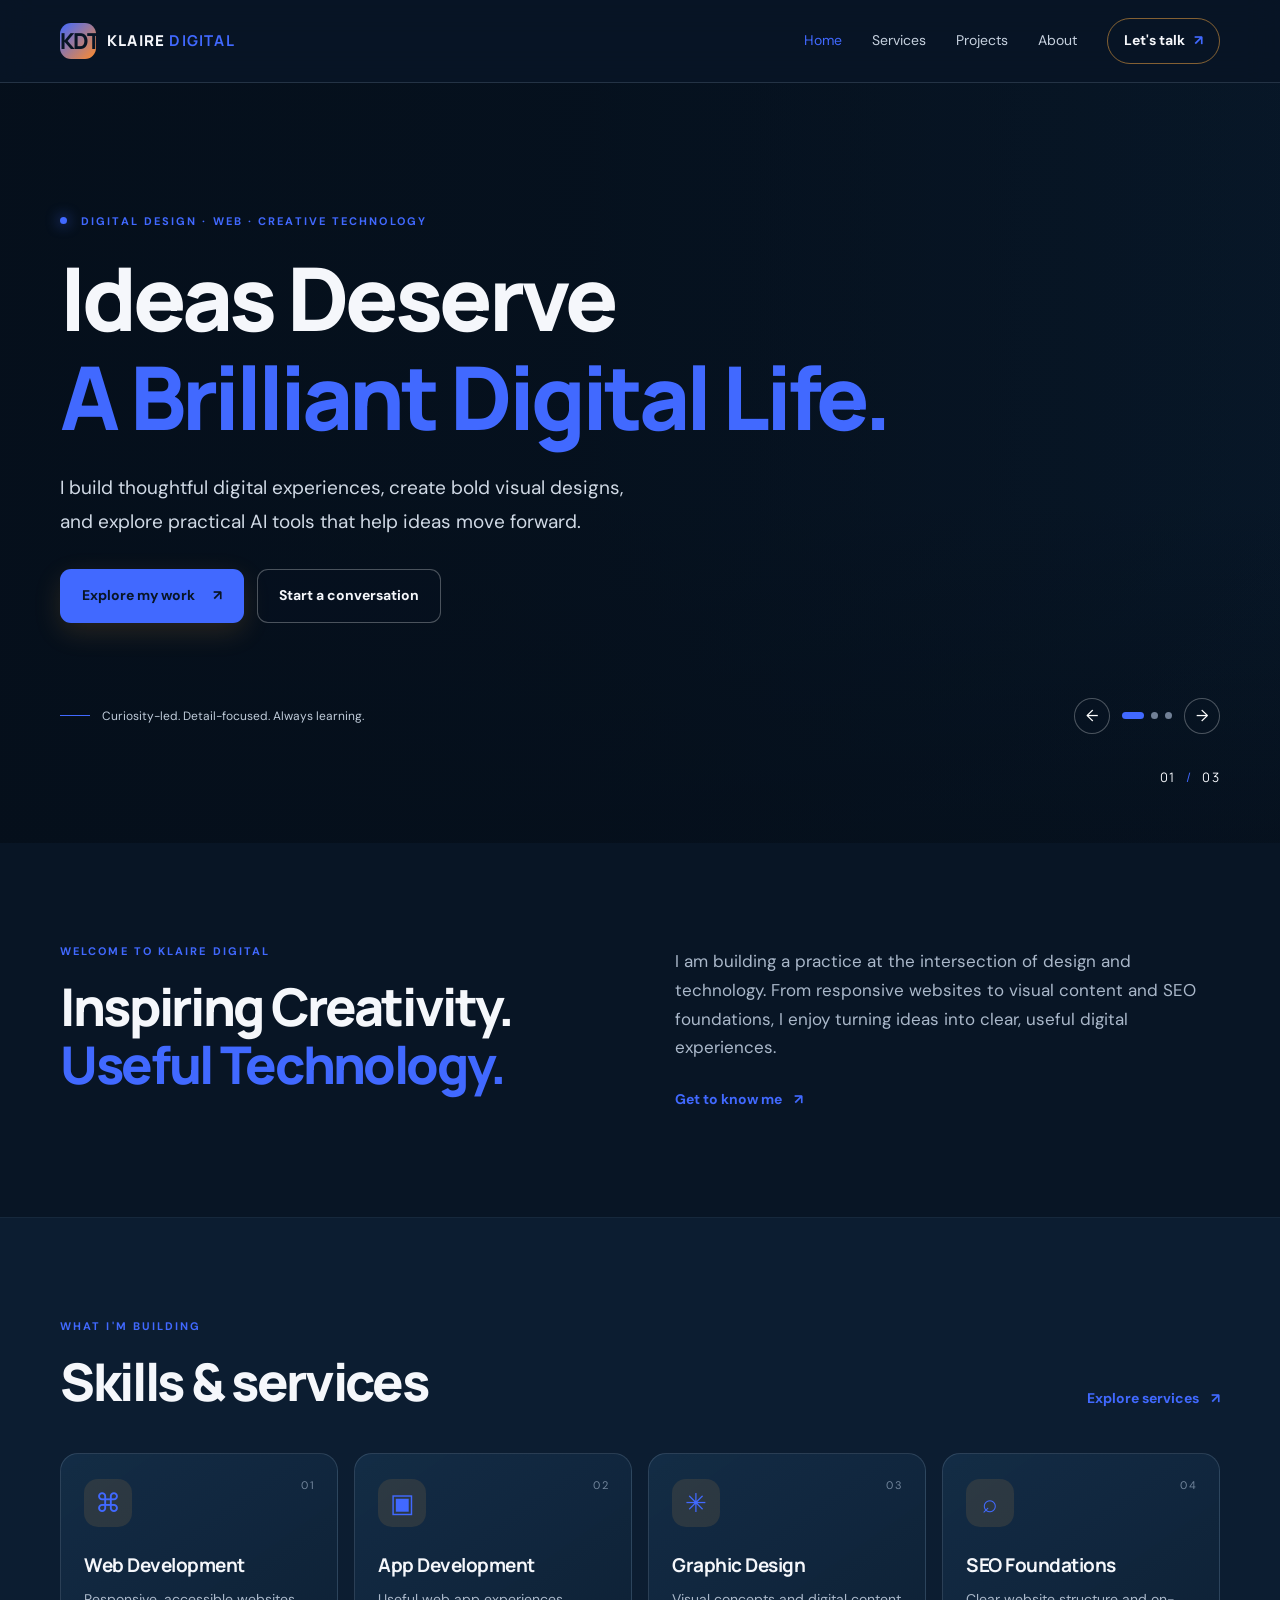
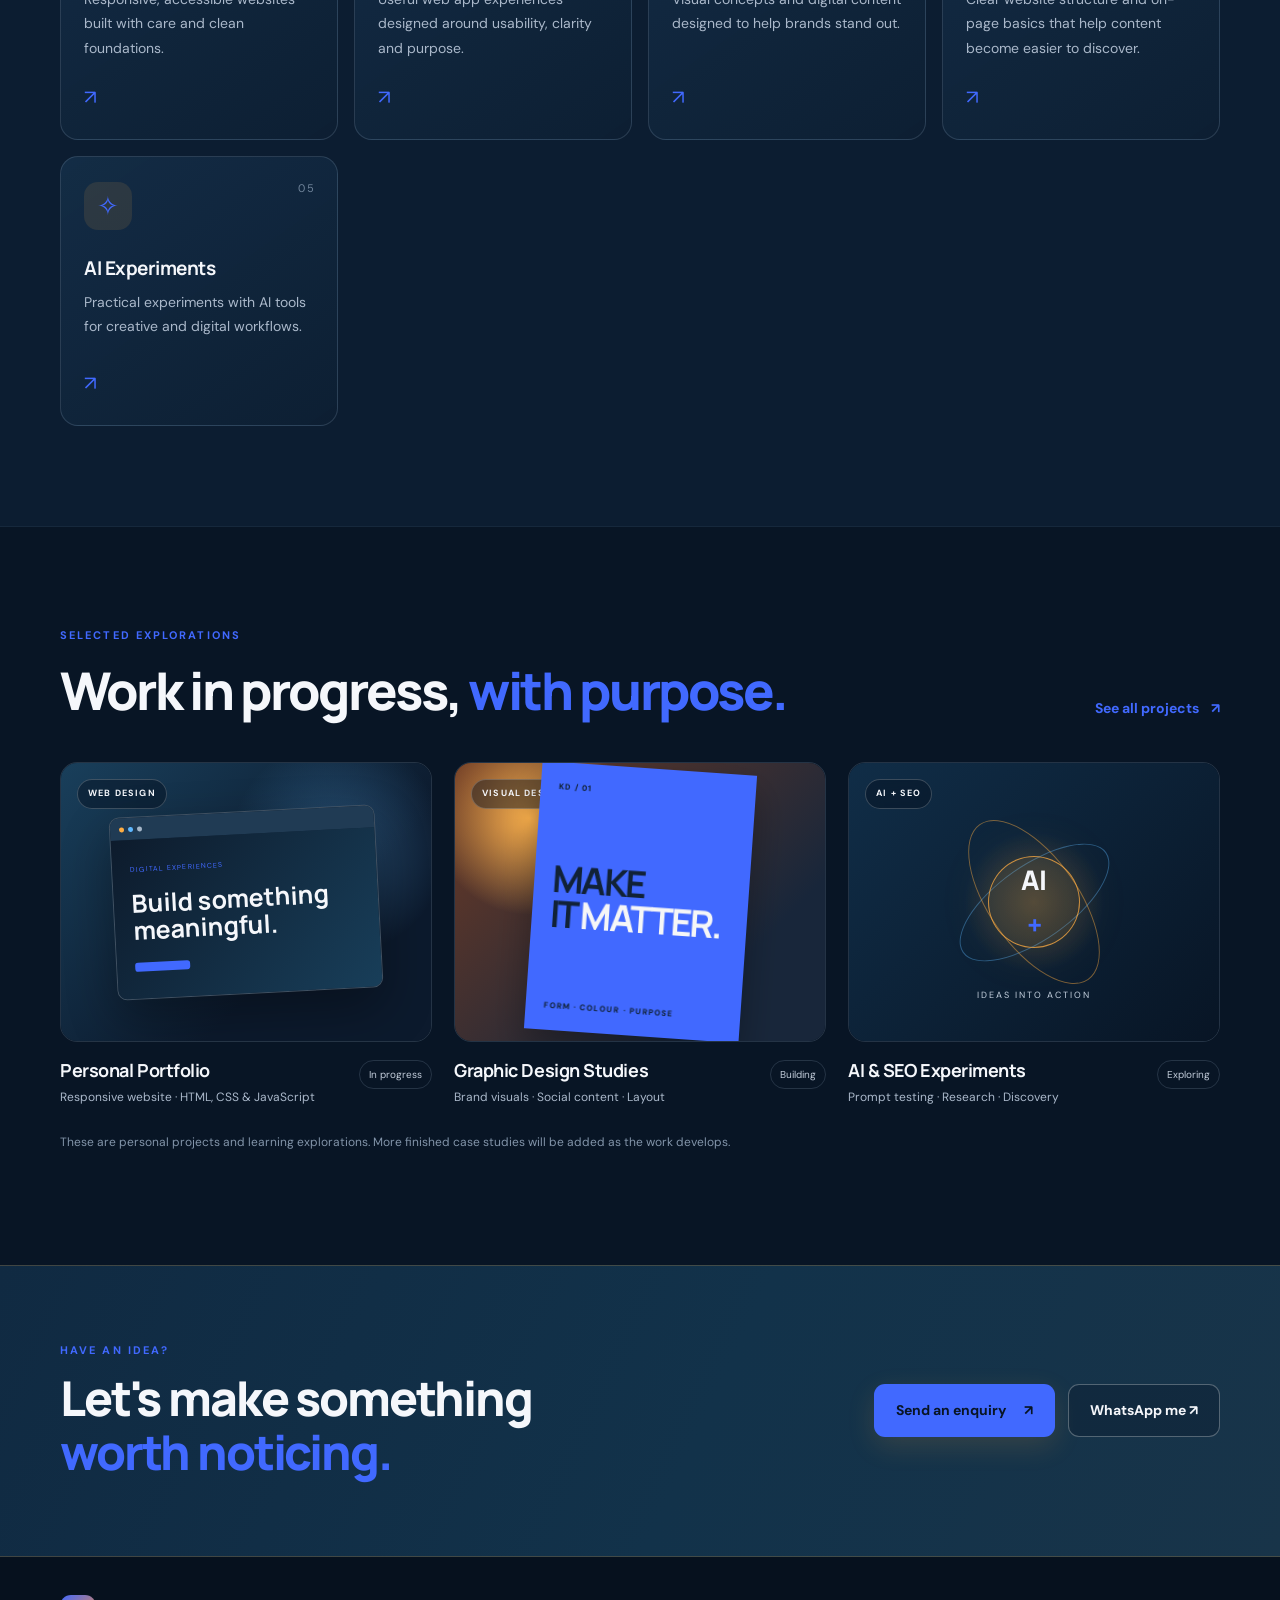
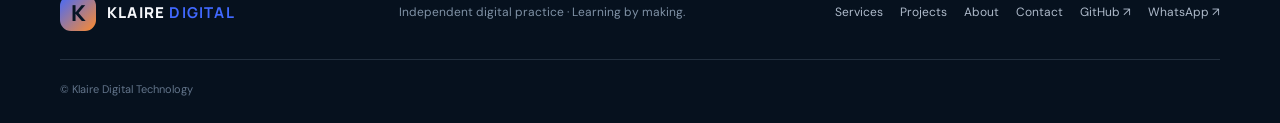
<file: index.html>
<!DOCTYPE html>
<html lang="en">
<head>
  <meta charset="UTF-8">
  <meta name="viewport" content="width=device-width, initial-scale=1.0">

  <meta name="description" content="Klaire Digital Technology creates responsive websites, app experiences, graphic designs, SEO foundations and practical AI-powered creative solutions.">
  <meta name="theme-color" content="#081525">

  <meta property="og:title" content="Klaire Digital Technology | Digital Design & Web">
  <meta property="og:description" content="Thoughtful digital experiences, bold visual design and practical creative technology.">
  <meta property="og:type" content="website">

  <title>Klaire Digital Technology | Digital Design & Web</title>

  <link rel="preconnect" href="https://fonts.googleapis.com">
  <link rel="preconnect" href="https://fonts.gstatic.com" crossorigin>
  <link href="https://fonts.googleapis.com/css2?family=DM+Sans:wght@400;500;600;700&family=Manrope:wght@400;500;600;700;800&display=swap" rel="stylesheet">

  <link rel="stylesheet" href="style.css">
  <script src="script.js" defer></script>
</head>

<body>
  <a class="skip-link" href="#main">Skip to content</a>

  <header class="site-header">
    <div class="container nav-wrap">

      <a class="brand" href="index.html" aria-label="Klaire Digital Technology home">
        <span class="brand-mark">KDT</span>
        <span>KLAIRE <b>DIGITAL</b></span>
      </a>

      <button
        class="menu-toggle"
        type="button"
        aria-label="Open navigation"
        aria-expanded="false"
        aria-controls="main-nav">
        <span></span>
        <span></span>
        <span></span>
      </button>

      <nav class="main-nav" id="main-nav" aria-label="Main navigation">
        <a class="active" href="index.html" aria-current="page">Home</a>
        <a href="services.html">Services</a>
        <a href="projects.html">Projects</a>
        <a href="about.html">About</a>
        <a class="nav-cta" href="contact.html">Let's talk <span>↗</span></a>
      </nav>

    </div>
  </header>

  <main id="main">

    <!-- HERO SLIDESHOW -->
    <section class="hero">
      <div class="hero-slides" aria-label="Featured creative work">
        <div class="hero-slide slide-one is-active" data-slide="0"></div>
        <div class="hero-slide slide-two" data-slide="1"></div>
        <div class="hero-slide slide-three" data-slide="2"></div>
      </div>

      <div class="hero-overlay"></div>

      <div class="container hero-content">
        <p class="eyebrow">
          <span class="eyebrow-dot"></span>
          DIGITAL DESIGN · WEB · CREATIVE TECHNOLOGY
        </p>

        <h1>
          Ideas Deserve<br>
          <span>A Brilliant Digital Life.</span>
        </h1>

        <p class="hero-copy">
          I build thoughtful digital experiences, create bold visual designs,
          and explore practical AI tools that help ideas move forward.
        </p>

        <div class="hero-actions">
          <a class="button button-primary" href="projects.html">
            Explore my work <span>↗</span>
          </a>

          <a class="button button-ghost" href="contact.html">
            Start a conversation
          </a>
        </div>

        <div class="hero-bottom">
          <div class="hero-note">
            <span class="mini-line"></span>
            <span>Curiosity-led. Detail-focused. Always learning.</span>
          </div>

          <div class="slider-controls" aria-label="Slideshow controls">
            <button class="slide-prev" type="button" aria-label="Previous slide">←</button>

            <div class="slide-dots">
              <button class="slide-dot is-active" type="button" data-go="0" aria-label="Show slide 1" aria-current="true"></button>
              <button class="slide-dot" type="button" data-go="1" aria-label="Show slide 2"></button>
              <button class="slide-dot" type="button" data-go="2" aria-label="Show slide 3"></button>
            </div>

            <button class="slide-next" type="button" aria-label="Next slide">→</button>
          </div>
        </div>
      </div>

      <div class="hero-index" aria-hidden="true">01 <span>/</span> 03</div>
    </section>

    <!-- INTRODUCTION -->
    <section class="intro-section section-pad">
      <div class="container intro-grid">

        <div>
          <p class="eyebrow">WELCOME TO KLAIRE DIGITAL</p>
          <h2>
            Inspiring Creativity.<br>
            <span class="text-accent">Useful Technology.</span>
          </h2>
        </div>

        <div class="intro-text">
          <p>
            I am building a practice at the intersection of design and technology.
            From responsive websites to visual content and SEO foundations,
            I enjoy turning ideas into clear, useful digital experiences.
          </p>

          <a class="text-link" href="about.html">
            Get to know me <span>↗</span>
          </a>
        </div>

      </div>
    </section>

    <!-- SERVICES -->
    <section class="services-preview section-pad section-muted">
      <div class="container">

        <div class="section-heading">
          <div>
            <p class="eyebrow">WHAT I'M BUILDING</p>
            <h2>Skills &amp; services</h2>
          </div>

          <a class="text-link" href="services.html">
            Explore services <span>↗</span>
          </a>
        </div>

        <div class="service-grid">

          <a class="service-card" href="services.html#web">
            <span class="service-number">01</span>
            <span class="service-icon" aria-hidden="true">⌘</span>
            <h3>Web Development</h3>
            <p>Responsive, accessible websites built with care and clean foundations.</p>
            <span class="card-arrow" aria-hidden="true">↗</span>
          </a>

          <a class="service-card" href="services.html#app">
            <span class="service-number">02</span>
            <span class="service-icon" aria-hidden="true">▣</span>
            <h3>App Development</h3>
            <p>Useful web app experiences designed around usability, clarity and purpose.</p>
            <span class="card-arrow" aria-hidden="true">↗</span>
          </a>

          <a class="service-card" href="services.html#design">
            <span class="service-number">03</span>
            <span class="service-icon" aria-hidden="true">✳</span>
            <h3>Graphic Design</h3>
            <p>Visual concepts and digital content designed to help brands stand out.</p>
            <span class="card-arrow" aria-hidden="true">↗</span>
          </a>

          <a class="service-card" href="services.html#seo">
            <span class="service-number">04</span>
            <span class="service-icon" aria-hidden="true">⌕</span>
            <h3>SEO Foundations</h3>
            <p>Clear website structure and on-page basics that help content become easier to discover.</p>
            <span class="card-arrow" aria-hidden="true">↗</span>
          </a>

          <a class="service-card" href="services.html#ai">
            <span class="service-number">05</span>
            <span class="service-icon" aria-hidden="true">✧</span>
            <h3>AI Experiments</h3>
            <p>Practical experiments with AI tools for creative and digital workflows.</p>
            <span class="card-arrow" aria-hidden="true">↗</span>
          </a>

        </div>
      </div>
    </section>

    <!-- FEATURED PROJECTS -->
    <section class="featured-work section-pad">
      <div class="container">

        <div class="section-heading">
          <div>
            <p class="eyebrow">SELECTED EXPLORATIONS</p>
            <h2>Work in progress, <span class="text-accent">with purpose.</span></h2>
          </div>

          <a class="text-link" href="projects.html">
            See all projects <span>↗</span>
          </a>
        </div>

        <div class="project-grid">

          <article class="project-card">
            <a
              class="project-image project-image-web"
              href="projects.html#portfolio"
              aria-label="View portfolio website project">

              <span class="project-chip">WEB DESIGN</span>

              <div class="mock-browser">
                <div class="browser-bar">
                  <i></i><i></i><i></i>
                </div>

                <div class="mock-content">
                  <span class="mock-label">DIGITAL EXPERIENCES</span>
                  <b>Build something<br>meaningful.</b>
                  <div class="mock-button"></div>
                </div>
              </div>
            </a>

            <div class="project-meta">
              <div>
                <h3>Personal Portfolio</h3>
                <p>Responsive website · HTML, CSS &amp; JavaScript</p>
              </div>
              <span class="project-status">In progress</span>
            </div>
          </article>

          <article class="project-card">
            <a
              class="project-image project-image-graphic"
              href="projects.html#design"
              aria-label="View graphic design explorations">

              <span class="project-chip">VISUAL DESIGN</span>

              <div class="design-poster">
                <span>KD / 01</span>
                <b>MAKE<br>IT <em>MATTER.</em></b>
                <small>FORM · COLOUR · PURPOSE</small>
              </div>
            </a>

            <div class="project-meta">
              <div>
                <h3>Graphic Design Studies</h3>
                <p>Brand visuals · Social content · Layout</p>
              </div>
              <span class="project-status">Building</span>
            </div>
          </article>

          <article class="project-card">
            <a
              class="project-image project-image-ai"
              href="projects.html#ai"
              aria-label="View SEO and AI experiments">

              <span class="project-chip">AI + SEO</span>
              <div class="orbit orbit-a"></div>
              <div class="orbit orbit-b"></div>
              <div class="ai-core">AI<span>+</span></div>
              <div class="ai-caption">IDEAS INTO ACTION</div>
            </a>

            <div class="project-meta">
              <div>
                <h3>AI &amp; SEO Experiments</h3>
                <p>Prompt testing · Research · Discovery</p>
              </div>
              <span class="project-status">Exploring</span>
            </div>
          </article>

        </div>

        <p class="honesty-note">
          These are personal projects and learning explorations.
          More finished case studies will be added as the work develops.
        </p>

      </div>
    </section>

    <!-- CONTACT CALL TO ACTION -->
    <section class="cta-band">
      <div class="container cta-inner">

        <div>
          <p class="eyebrow">HAVE AN IDEA?</p>
          <h2>
            Let's make something<br>
            <span>worth noticing.</span>
          </h2>
        </div>

        <div class="hero-actions">
          <a class="button button-primary" href="contact.html">
            Send an enquiry <span>↗</span>
          </a>

          <a
            class="button button-ghost"
            href="https://wa.me/237673933852?text=Hello%20Klaire%20Digital%20Technology!%20I%20would%20like%20to%20discuss%20a%20project."
            target="_blank"
            rel="noopener noreferrer">
            WhatsApp me ↗
          </a>
        </div>

      </div>
    </section>

  </main>

  <!-- FOOTER -->
  <footer class="site-footer">
    <div class="container footer-inner">

      <a class="brand" href="index.html" aria-label="Klaire Digital Technology home">
        <span class="brand-mark">K</span>
        <span>KLAIRE <b>DIGITAL</b></span>
      </a>

      <p>Independent digital practice · Learning by making.</p>

      <div class="footer-links">
        <a href="services.html">Services</a>
        <a href="projects.html">Projects</a>
        <a href="about.html">About</a>
        <a href="contact.html">Contact</a>
        <a href="https://github.com/klairr011" target="_blank" rel="noopener noreferrer">GitHub ↗</a>
        <a
          href="https://wa.me/237673933852"
          target="_blank"
          rel="noopener noreferrer">WhatsApp ↗</a>
      </div>

      <small>© <span EST.2023></span> Klaire Digital Technology</small>

    </div>
  </footer>

</body>
</html>
</file>
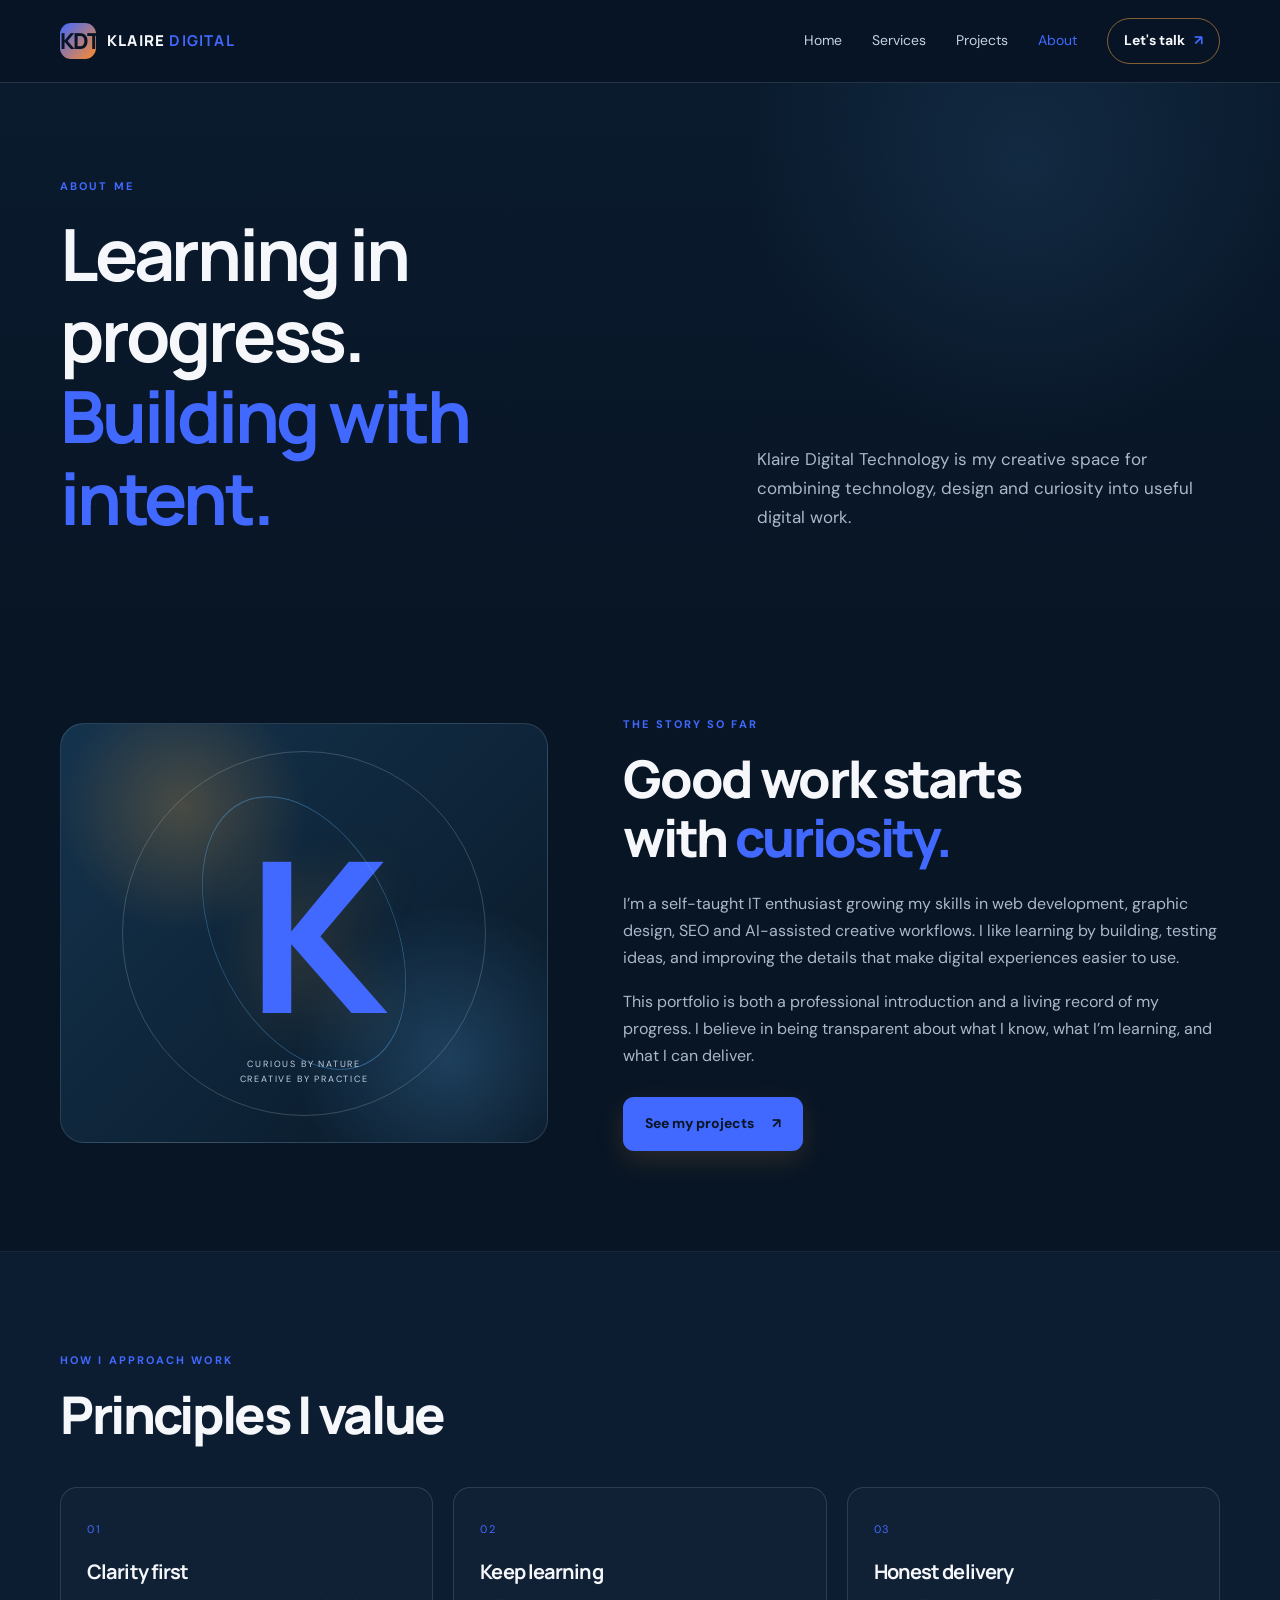
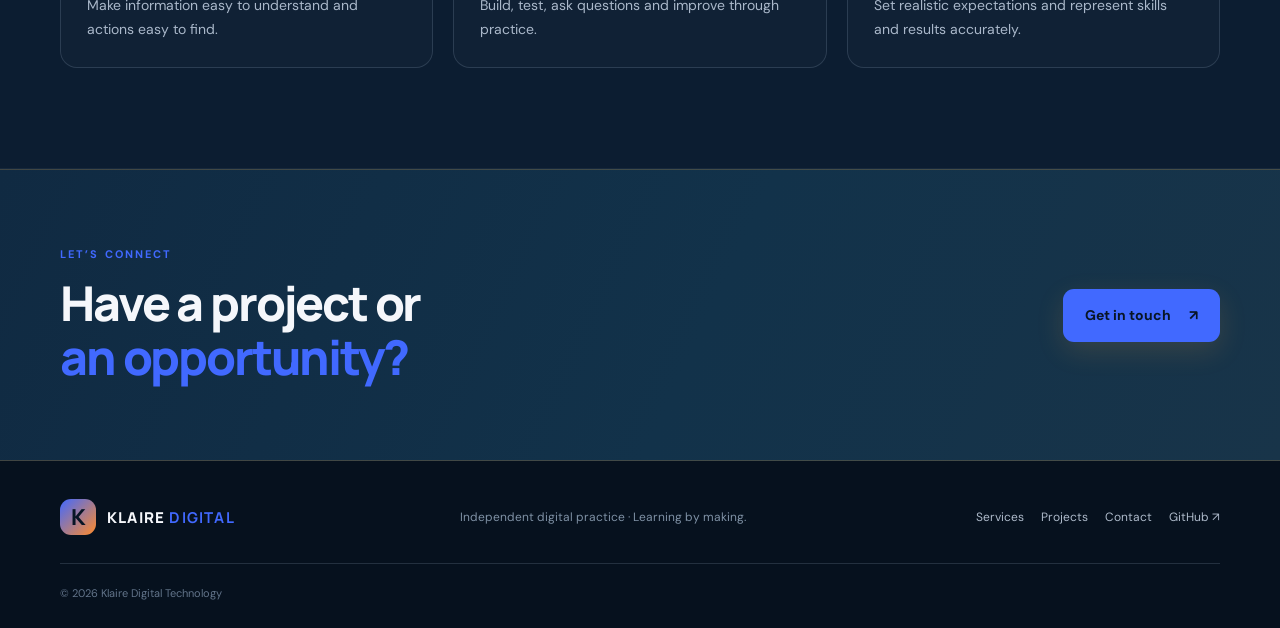
<file: about.html>
<!DOCTYPE html>
<html lang="en"><head><meta charset="UTF-8"><meta name="viewport" content="width=device-width, initial-scale=1.0"><meta name="description" content="Learn about Klaire Digital Technology and its growing practice in web development, graphic design, SEO and AI tools."><meta name="theme-color" content="#081525"><title>About | Klaire Digital Technology</title><link rel="preconnect" href="https://fonts.googleapis.com"><link href="https://fonts.googleapis.com/css2?family=DM+Sans:wght@400;500;600;700&family=Manrope:wght@400;500;600;700;800&display=swap" rel="stylesheet"><link rel="stylesheet" href="style.css"><script src="script.js" defer></script></head>
<body><a class="skip-link" href="#main">Skip to content</a><header class="site-header"><div class="container nav-wrap"><a class="brand" href="index.html"><span class="brand-mark">KDT</span><span>KLAIRE <b>DIGITAL</b></span></a><button class="menu-toggle" aria-label="Open navigation" aria-expanded="false"><span></span><span></span><span></span></button><nav class="main-nav" aria-label="Main navigation"><a href="index.html">Home</a><a href="services.html">Services</a><a href="projects.html">Projects</a><a class="active" href="about.html">About</a><a class="nav-cta" href="contact.html">Let's talk <span>↗</span></a></nav></div></header>
<main id="main"><section class="page-hero"><div class="container page-hero-grid"><div><p class="eyebrow">ABOUT ME</p><h1>Learning in progress.<br><span class="text-accent">Building with intent.</span></h1></div><p class="page-lead">Klaire Digital Technology is my creative space for combining technology, design and curiosity into useful digital work.</p></div></section>
<section class="section-pad"><div class="container about-grid"><div class="about-art"><div class="about-art-inner"><span class="about-k">K</span><span class="about-orbit"></span><p>CURIOUS BY NATURE<br>CREATIVE BY PRACTICE</p></div></div><div class="about-copy"><p class="eyebrow">THE STORY SO FAR</p><h2>Good work starts<br>with <span class="text-accent">curiosity.</span></h2><p>I’m a self-taught IT enthusiast growing my skills in web development, graphic design, SEO and AI-assisted creative workflows. I like learning by building, testing ideas, and improving the details that make digital experiences easier to use.</p><p>This portfolio is both a professional introduction and a living record of my progress. I believe in being transparent about what I know, what I’m learning, and what I can deliver.</p><a class="button button-primary" href="projects.html">See my projects <span>↗</span></a></div></div></section>
<section class="section-pad section-muted"><div class="container"><div class="section-heading"><div><p class="eyebrow">HOW I APPROACH WORK</p><h2>Principles I value</h2></div></div><div class="values-grid"><article><span>01</span><h3>Clarity first</h3><p>Make information easy to understand and actions easy to find.</p></article><article><span>02</span><h3>Keep learning</h3><p>Build, test, ask questions and improve through practice.</p></article><article><span>03</span><h3>Honest delivery</h3><p>Set realistic expectations and represent skills and results accurately.</p></article></div></div></section><section class="cta-band"><div class="container cta-inner"><div><p class="eyebrow">LET’S CONNECT</p><h2>Have a project or<br><span>an opportunity?</span></h2></div><a class="button button-primary" href="contact.html">Get in touch <span>↗</span></a></div></section></main>
<footer class="site-footer"><div class="container footer-inner"><a class="brand" href="index.html"><span class="brand-mark">K</span><span>KLAIRE <b>DIGITAL</b></span></a><p>Independent digital practice · Learning by making.</p><div class="footer-links"><a href="services.html">Services</a><a href="projects.html">Projects</a><a href="contact.html">Contact</a><a href="https://github.com/klairr011" target="_blank" rel="noopener">GitHub ↗</a></div><small>© <span data-year></span> Klaire Digital Technology</small></div></footer></body></html>
</file>
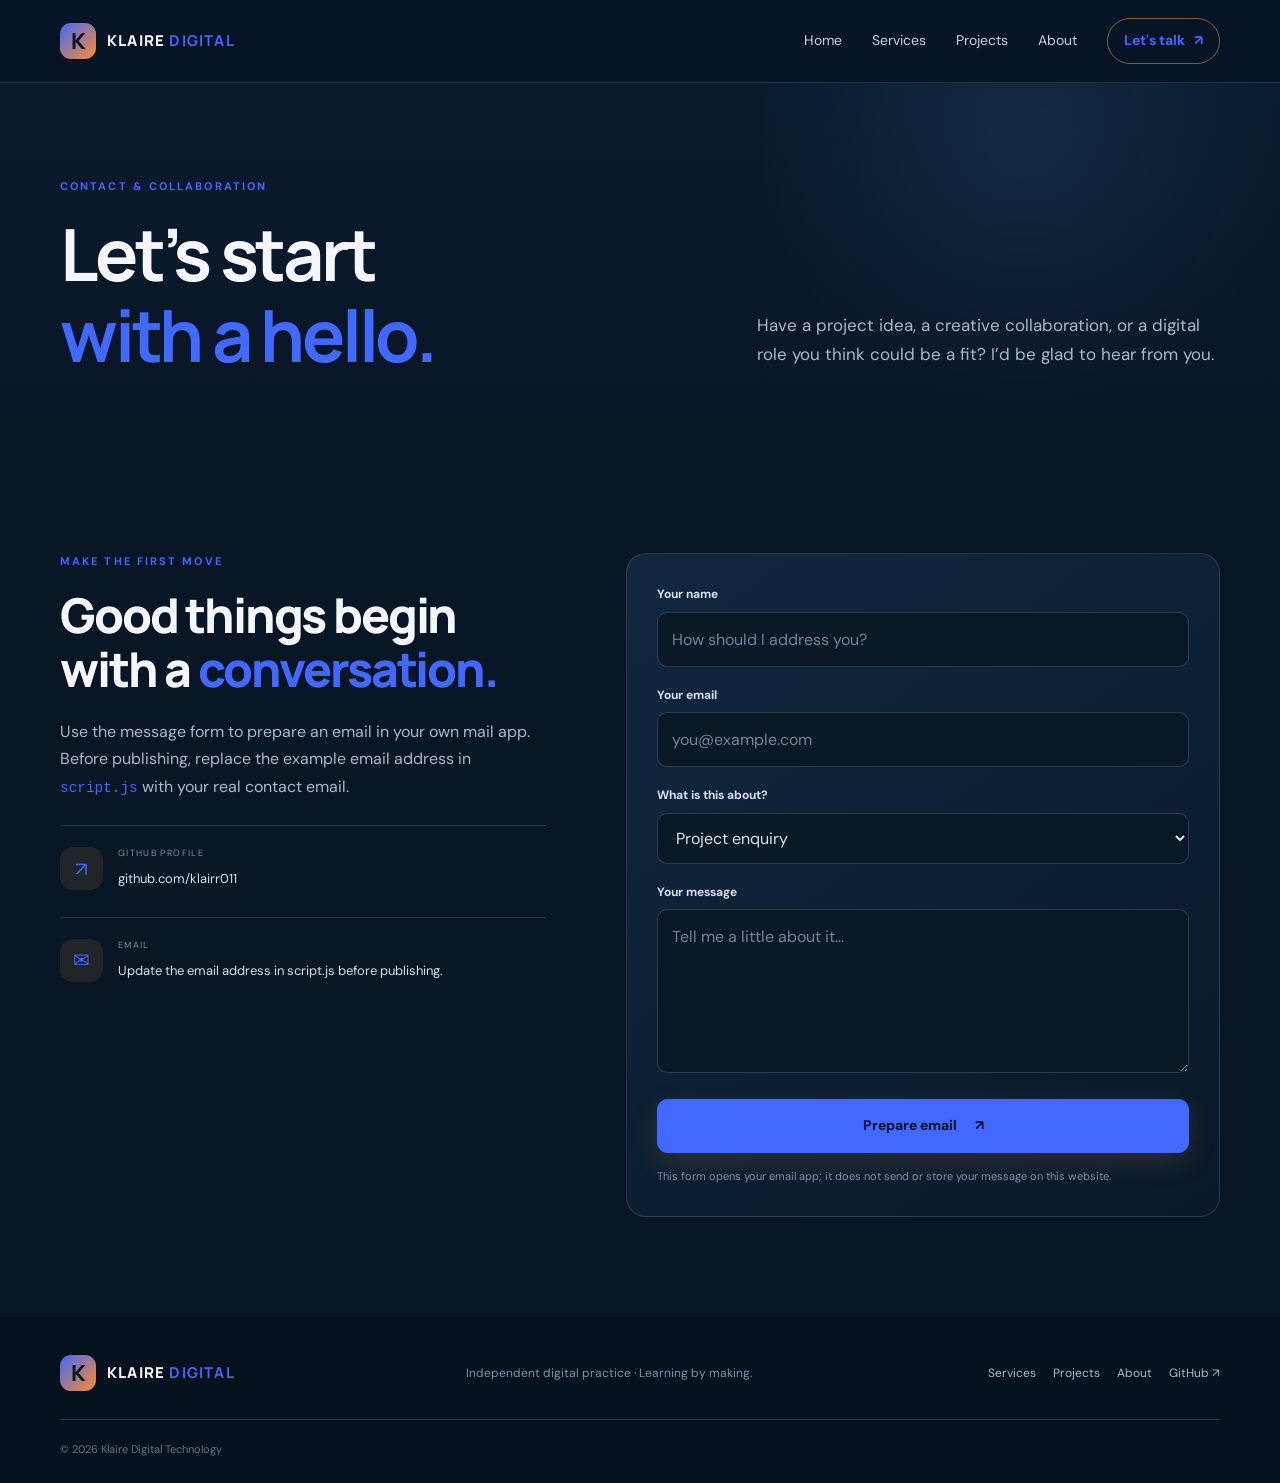
<file: contact.html>
<!DOCTYPE html>
<html lang="en"><head><meta charset="UTF-8"><meta name="viewport" content="width=device-width, initial-scale=1.0"><meta name="description" content="Contact Klaire Digital Technology about digital projects, creative collaborations and job opportunities."><meta name="theme-color" content="#081525"><title>Contact | Klaire Digital Technology</title><link rel="preconnect" href="https://fonts.googleapis.com"><link href="https://fonts.googleapis.com/css2?family=DM+Sans:wght@400;500;600;700&family=Manrope:wght@400;500;600;700;800&display=swap" rel="stylesheet"><link rel="stylesheet" href="style.css"><script src="script.js" defer></script></head>
<body><a class="skip-link" href="#main">Skip to content</a><header class="site-header"><div class="container nav-wrap"><a class="brand" href="index.html"><span class="brand-mark">K</span><span>KLAIRE <b>DIGITAL</b></span></a><button class="menu-toggle" aria-label="Open navigation" aria-expanded="false"><span></span><span></span><span></span></button><nav class="main-nav" aria-label="Main navigation"><a href="index.html">Home</a><a href="services.html">Services</a><a href="projects.html">Projects</a><a href="about.html">About</a><a class="nav-cta active" href="contact.html">Let's talk <span>↗</span></a></nav></div></header>
<main id="main"><section class="page-hero"><div class="container page-hero-grid"><div><p class="eyebrow">CONTACT & COLLABORATION</p><h1>Let’s start<br><span class="text-accent">with a hello.</span></h1></div><p class="page-lead">Have a project idea, a creative collaboration, or a digital role you think could be a fit? I’d be glad to hear from you.</p></div></section>
<section class="section-pad"><div class="container contact-grid"><div class="contact-intro"><p class="eyebrow">MAKE THE FIRST MOVE</p><h2>Good things begin<br>with a <span class="text-accent">conversation.</span></h2><p>Use the message form to prepare an email in your own mail app. Before publishing, replace the example email address in <code>script.js</code> with your real contact email.</p><div class="contact-link"><span class="contact-icon">↗</span><div><small>GITHUB PROFILE</small><a href="https://github.com/klairr011" target="_blank" rel="noopener">github.com/klairr011</a></div></div><div class="contact-link"><span class="contact-icon">✉</span><div><small>EMAIL</small><span>Update the email address in script.js before publishing.</span></div></div></div>
<form class="contact-form" id="contact-form"><label for="name">Your name</label><input id="name" name="name" type="text" placeholder="How should I address you?" required><label for="email">Your email</label><input id="email" name="email" type="email" placeholder="you@example.com" required><label for="topic">What is this about?</label><select id="topic" name="topic"><option>Project enquiry</option><option>Job opportunity</option><option>Collaboration</option><option>Something else</option></select><label for="message">Your message</label><textarea id="message" name="message" rows="5" placeholder="Tell me a little about it..." required></textarea><button class="button button-primary" type="submit">Prepare email <span>↗</span></button><p class="form-note" id="form-note" aria-live="polite">This form opens your email app; it does not send or store your message on this website.</p></form></div></section></main>
<footer class="site-footer"><div class="container footer-inner"><a class="brand" href="index.html"><span class="brand-mark">K</span><span>KLAIRE <b>DIGITAL</b></span></a><p>Independent digital practice · Learning by making.</p><div class="footer-links"><a href="services.html">Services</a><a href="projects.html">Projects</a><a href="about.html">About</a><a href="https://github.com/klairr011" target="_blank" rel="noopener">GitHub ↗</a></div><small>© <span data-year></span> Klaire Digital Technology</small></div></footer></body></html>
</file>
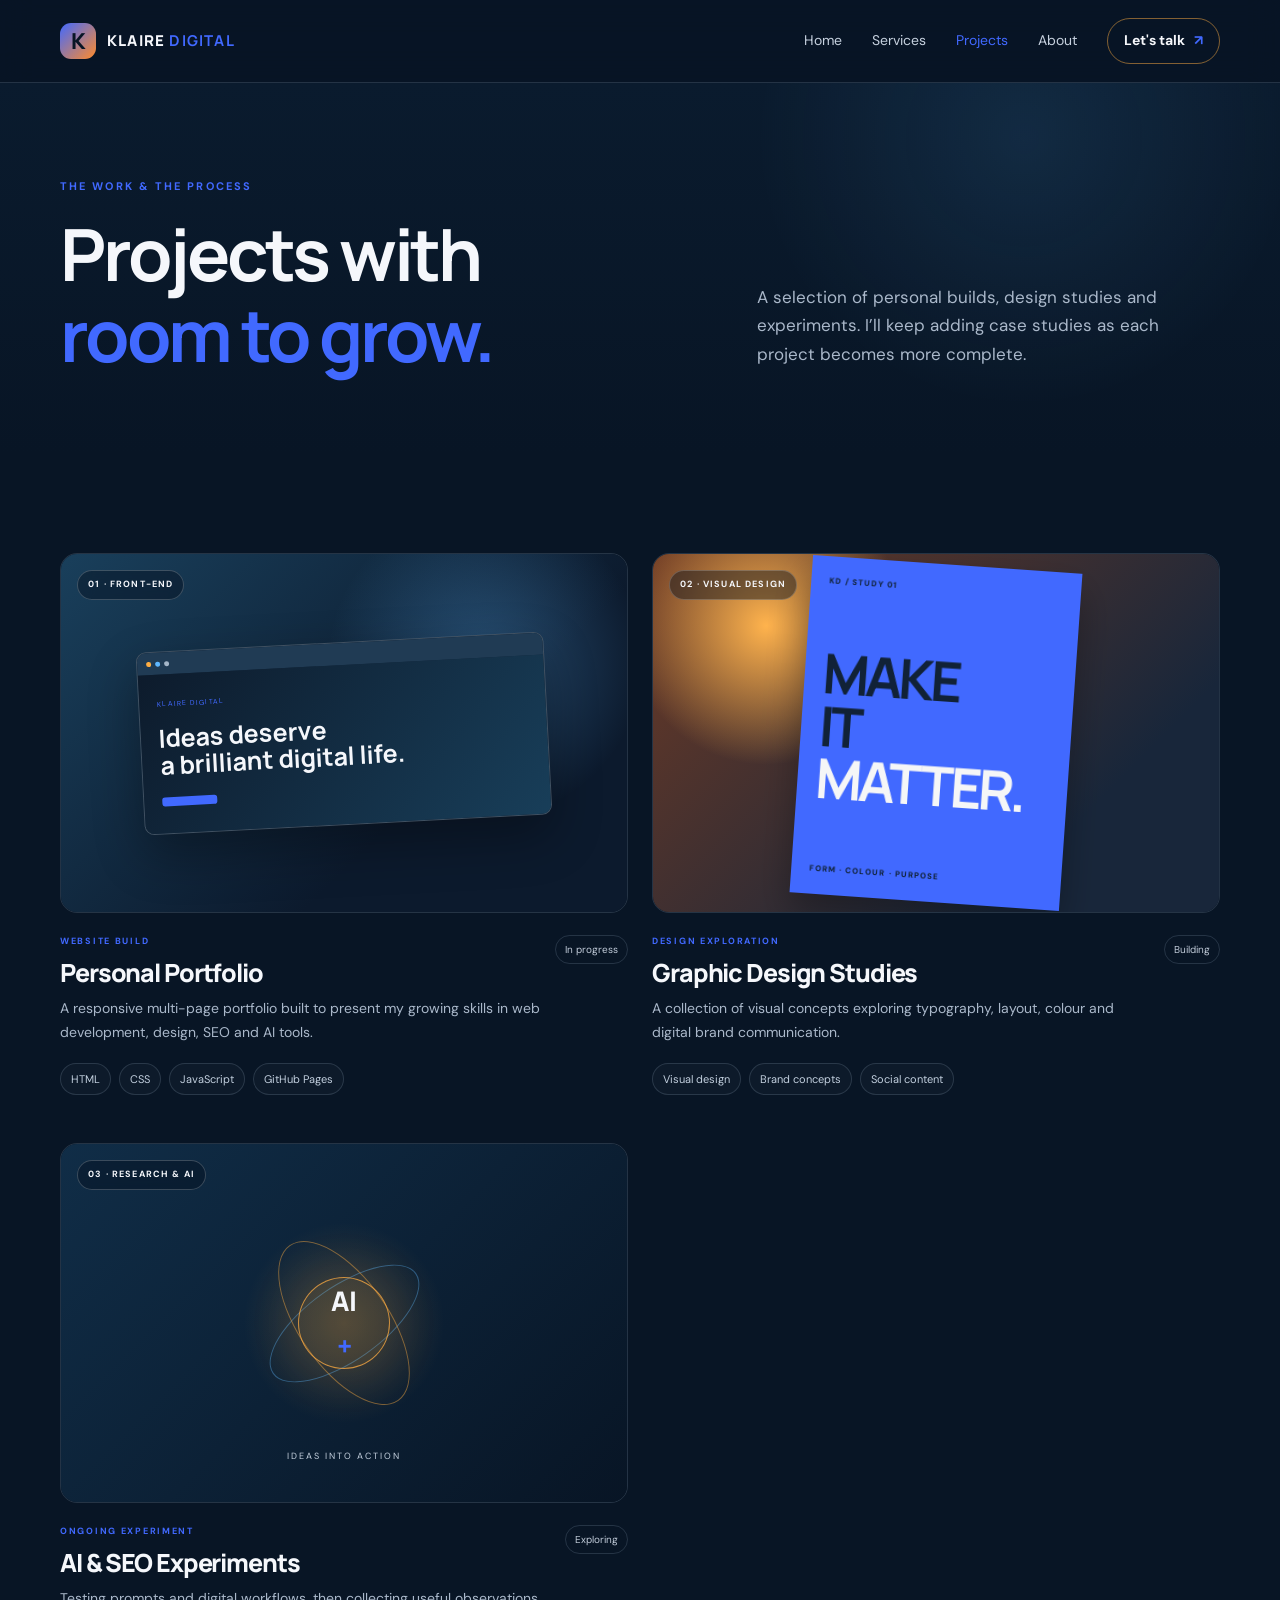
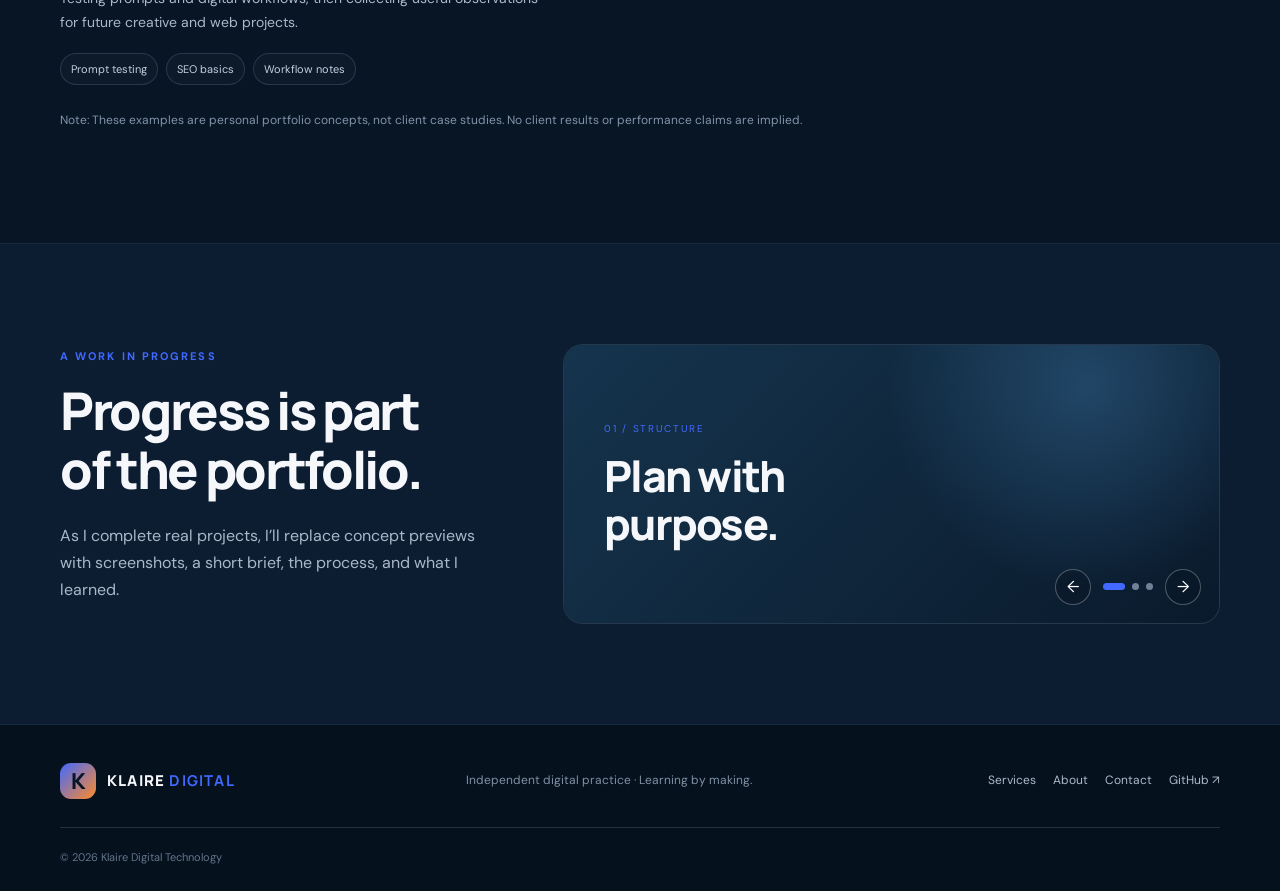
<file: projects.html>
<!DOCTYPE html>
<html lang="en"><head><meta charset="UTF-8"><meta name="viewport" content="width=device-width, initial-scale=1.0"><meta name="description" content="Selected personal projects and learning experiments from Klaire Digital Technology."><meta name="theme-color" content="#081525"><title>Projects | Klaire Digital Technology</title><link rel="preconnect" href="https://fonts.googleapis.com"><link href="https://fonts.googleapis.com/css2?family=DM+Sans:wght@400;500;600;700&family=Manrope:wght@400;500;600;700;800&display=swap" rel="stylesheet"><link rel="stylesheet" href="style.css"><script src="script.js" defer></script></head>
<body><a class="skip-link" href="#main">Skip to content</a><header class="site-header"><div class="container nav-wrap"><a class="brand" href="index.html"><span class="brand-mark">K</span><span>KLAIRE <b>DIGITAL</b></span></a><button class="menu-toggle" aria-label="Open navigation" aria-expanded="false"><span></span><span></span><span></span></button><nav class="main-nav" aria-label="Main navigation"><a href="index.html">Home</a><a href="services.html">Services</a><a class="active" href="projects.html">Projects</a><a href="about.html">About</a><a class="nav-cta" href="contact.html">Let's talk <span>↗</span></a></nav></div></header>
<main id="main"><section class="page-hero"><div class="container page-hero-grid"><div><p class="eyebrow">THE WORK & THE PROCESS</p><h1>Projects with<br><span class="text-accent">room to grow.</span></h1></div><p class="page-lead">A selection of personal builds, design studies and experiments. I’ll keep adding case studies as each project becomes more complete.</p></div></section>
<section class="section-pad"><div class="container project-page-grid">
<article class="project-large" id="portfolio"><div class="project-image project-image-web project-image-tall"><span class="project-chip">01 · FRONT-END</span><div class="mock-browser"><div class="browser-bar"><i></i><i></i><i></i></div><div class="mock-content"><span class="mock-label">KLAIRE DIGITAL</span><b>Ideas deserve<br>a brilliant digital life.</b><div class="mock-button"></div></div></div></div><div class="project-large-info"><div><p class="eyebrow">WEBSITE BUILD</p><h2>Personal Portfolio</h2><p>A responsive multi-page portfolio built to present my growing skills in web development, design, SEO and AI tools.</p></div><span class="project-status">In progress</span></div><div class="tag-list"><span>HTML</span><span>CSS</span><span>JavaScript</span><span>GitHub Pages</span></div></article>
<article class="project-large" id="design"><div class="project-image project-image-graphic project-image-tall"><span class="project-chip">02 · VISUAL DESIGN</span><div class="design-poster design-poster-large"><span>KD / STUDY 01</span><b>MAKE<br>IT <em>MATTER.</em></b><small>FORM · COLOUR · PURPOSE</small></div></div><div class="project-large-info"><div><p class="eyebrow">DESIGN EXPLORATION</p><h2>Graphic Design Studies</h2><p>A collection of visual concepts exploring typography, layout, colour and digital brand communication.</p></div><span class="project-status">Building</span></div><div class="tag-list"><span>Visual design</span><span>Brand concepts</span><span>Social content</span></div></article>
<article class="project-large" id="ai"><div class="project-image project-image-ai project-image-tall"><span class="project-chip">03 · RESEARCH & AI</span><div class="orbit orbit-a"></div><div class="orbit orbit-b"></div><div class="ai-core">AI<span>+</span></div><div class="ai-caption">IDEAS INTO ACTION</div></div><div class="project-large-info"><div><p class="eyebrow">ONGOING EXPERIMENT</p><h2>AI & SEO Experiments</h2><p>Testing prompts and digital workflows, then collecting useful observations for future creative and web projects.</p></div><span class="project-status">Exploring</span></div><div class="tag-list"><span>Prompt testing</span><span>SEO basics</span><span>Workflow notes</span></div></article>
</div><p class="honesty-note container">Note: These examples are personal portfolio concepts, not client case studies. No client results or performance claims are implied.</p></section><section class="section-pad section-muted"><div class="container slideshow-section"><div><p class="eyebrow">A WORK IN PROGRESS</p><h2>Progress is part<br>of the portfolio.</h2><p>As I complete real projects, I’ll replace concept previews with screenshots, a short brief, the process, and what I learned.</p></div><div class="mini-slideshow"><div class="mini-slide mini-one is-active"><span>01 / STRUCTURE</span><b>Plan with purpose.</b></div><div class="mini-slide mini-two"><span>02 / DESIGN</span><b>Make it clear.</b></div><div class="mini-slide mini-three"><span>03 / BUILD</span><b>Make it work.</b></div><div class="mini-controls"><button class="mini-prev" aria-label="Previous project slide">←</button><div class="mini-dots"><button class="mini-dot is-active" data-mini-go="0" aria-label="Show first slide"></button><button class="mini-dot" data-mini-go="1" aria-label="Show second slide"></button><button class="mini-dot" data-mini-go="2" aria-label="Show third slide"></button></div><button class="mini-next" aria-label="Next project slide">→</button></div></div></div></section></main>
<footer class="site-footer"><div class="container footer-inner"><a class="brand" href="index.html"><span class="brand-mark">K</span><span>KLAIRE <b>DIGITAL</b></span></a><p>Independent digital practice · Learning by making.</p><div class="footer-links"><a href="services.html">Services</a><a href="about.html">About</a><a href="contact.html">Contact</a><a href="https://github.com/klairr011" target="_blank" rel="noopener">GitHub ↗</a></div><small>© <span data-year></span> Klaire Digital Technology</small></div></footer></body></html>
</file>
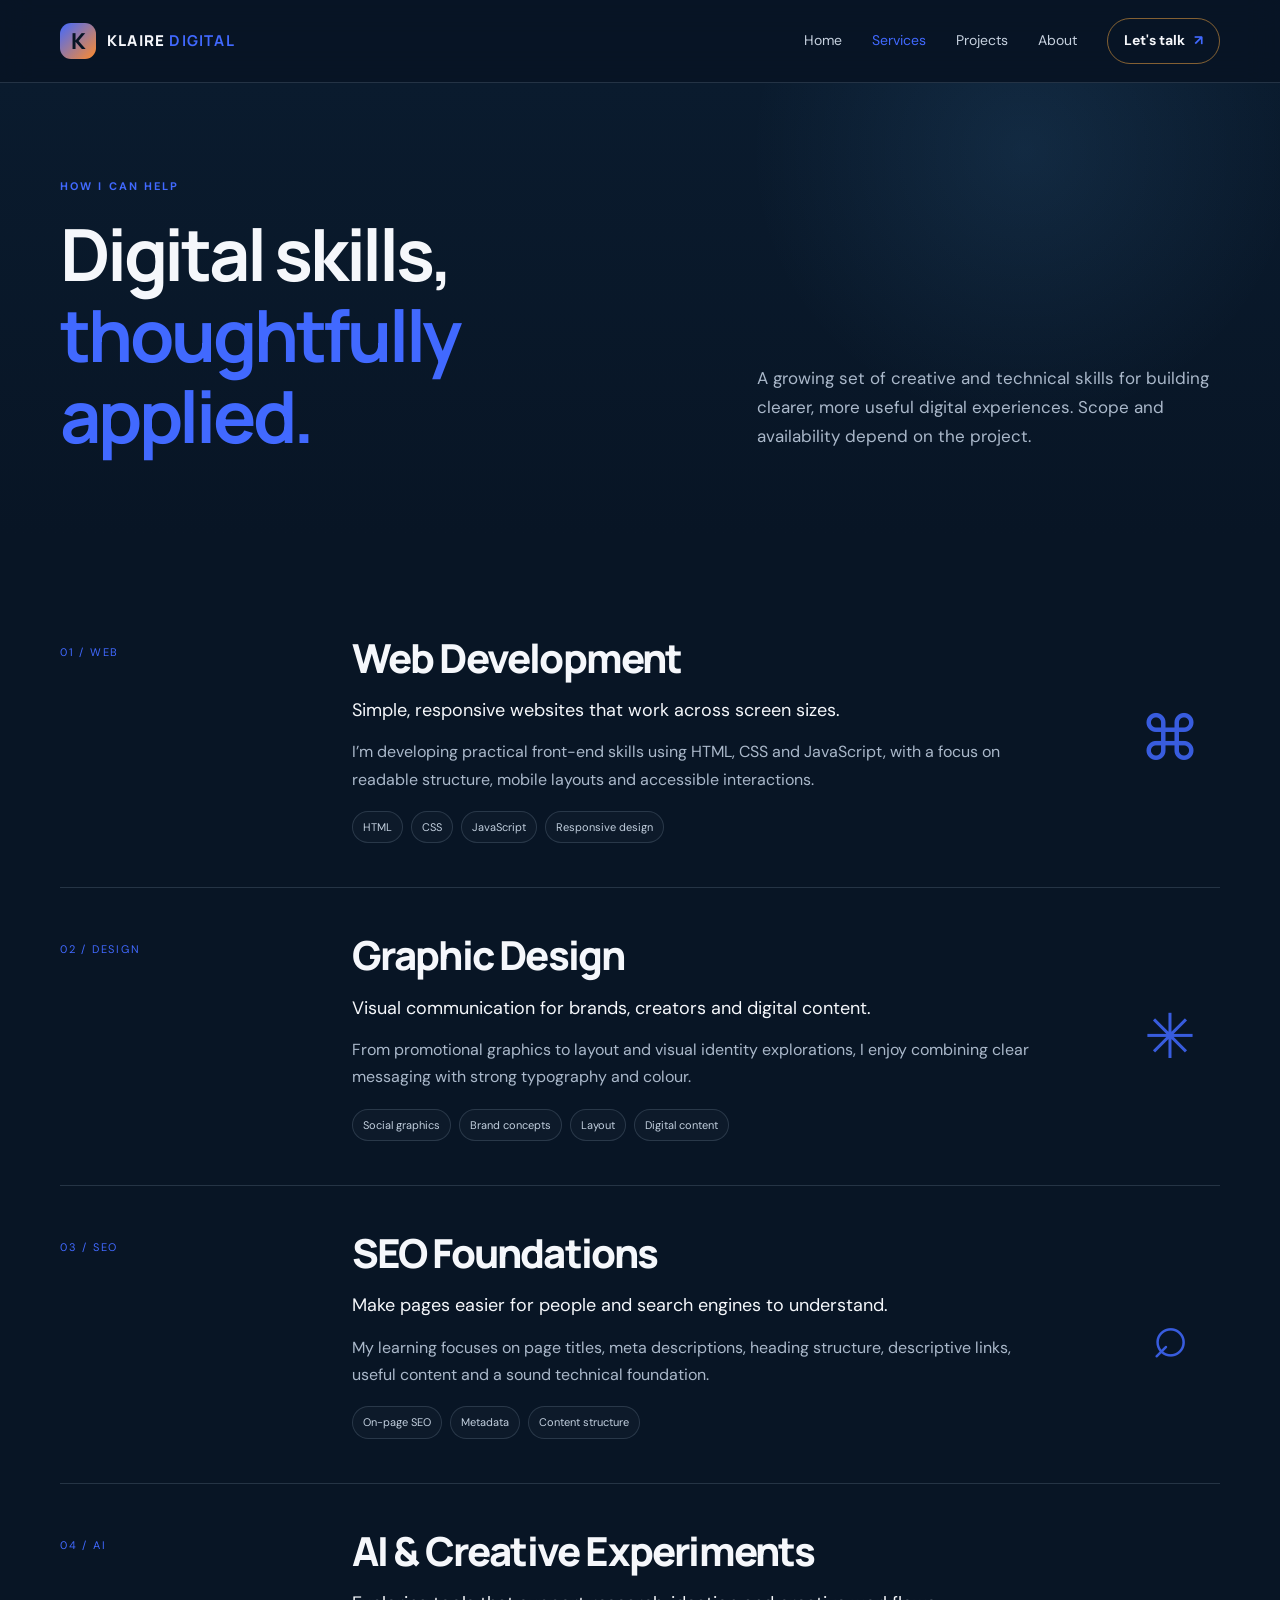
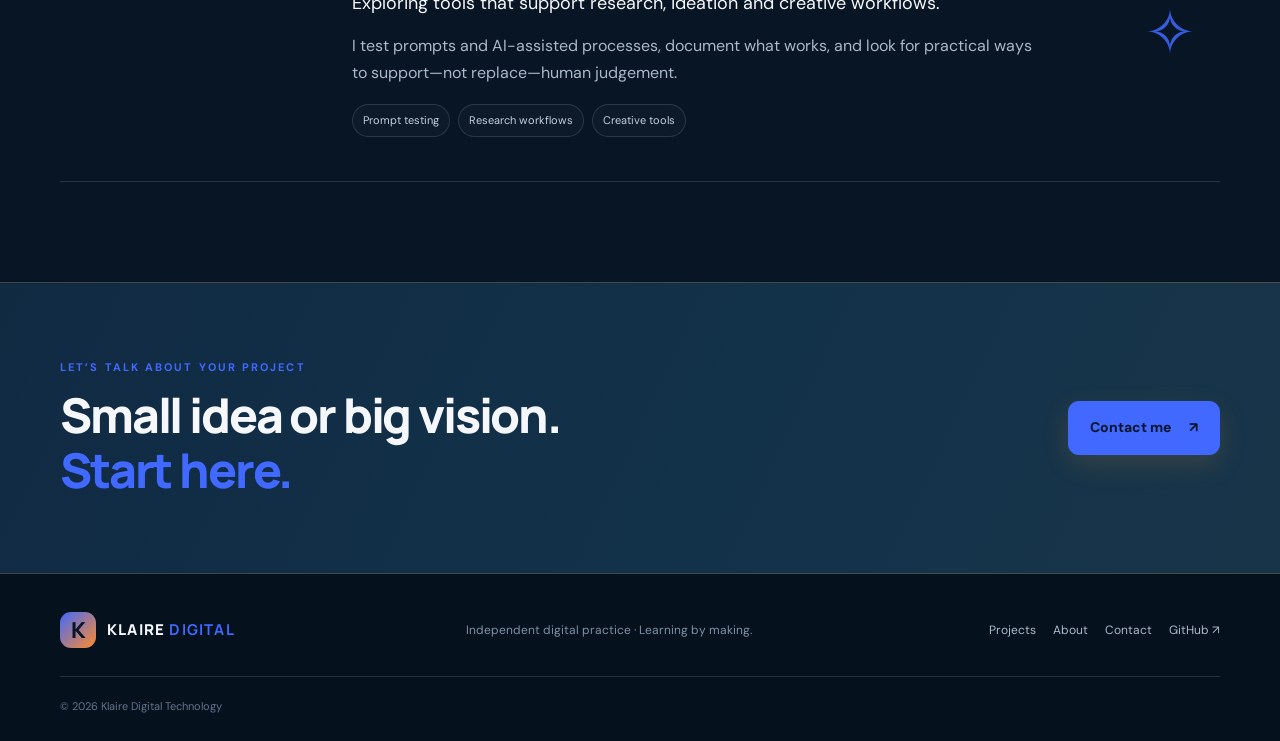
<file: services.html>
<!DOCTYPE html>
<html lang="en"><head><meta charset="UTF-8"><meta name="viewport" content="width=device-width, initial-scale=1.0"><meta name="description" content="Explore web development, graphic design, SEO foundations and AI creative experiments at Klaire Digital Technology."><meta name="theme-color" content="#081525"><title>Services | Klaire Digital Technology</title><link rel="preconnect" href="https://fonts.googleapis.com"><link href="https://fonts.googleapis.com/css2?family=DM+Sans:wght@400;500;600;700&family=Manrope:wght@400;500;600;700;800&display=swap" rel="stylesheet"><link rel="stylesheet" href="style.css"><script src="script.js" defer></script></head>
<body><a class="skip-link" href="#main">Skip to content</a><header class="site-header"><div class="container nav-wrap"><a class="brand" href="index.html"><span class="brand-mark">K</span><span>KLAIRE <b>DIGITAL</b></span></a><button class="menu-toggle" aria-label="Open navigation" aria-expanded="false"><span></span><span></span><span></span></button><nav class="main-nav" aria-label="Main navigation"><a href="index.html">Home</a><a class="active" href="services.html">Services</a><a href="projects.html">Projects</a><a href="about.html">About</a><a class="nav-cta" href="contact.html">Let's talk <span>↗</span></a></nav></div></header>
<main id="main"><section class="page-hero"><div class="container page-hero-grid"><div><p class="eyebrow">HOW I CAN HELP</p><h1>Digital skills,<br><span class="text-accent">thoughtfully applied.</span></h1></div><p class="page-lead">A growing set of creative and technical skills for building clearer, more useful digital experiences. Scope and availability depend on the project.</p></div></section>
<section class="section-pad"><div class="container service-detail-list">
<article class="service-detail" id="web"><div class="detail-index">01 / WEB</div><div><h2>Web Development</h2><p class="detail-lead">Simple, responsive websites that work across screen sizes.</p><p>I’m developing practical front-end skills using HTML, CSS and JavaScript, with a focus on readable structure, mobile layouts and accessible interactions.</p><div class="tag-list"><span>HTML</span><span>CSS</span><span>JavaScript</span><span>Responsive design</span></div></div><div class="detail-symbol">⌘</div></article>
<article class="service-detail" id="design"><div class="detail-index">02 / DESIGN</div><div><h2>Graphic Design</h2><p class="detail-lead">Visual communication for brands, creators and digital content.</p><p>From promotional graphics to layout and visual identity explorations, I enjoy combining clear messaging with strong typography and colour.</p><div class="tag-list"><span>Social graphics</span><span>Brand concepts</span><span>Layout</span><span>Digital content</span></div></div><div class="detail-symbol">✳</div></article>
<article class="service-detail" id="seo"><div class="detail-index">03 / SEO</div><div><h2>SEO Foundations</h2><p class="detail-lead">Make pages easier for people and search engines to understand.</p><p>My learning focuses on page titles, meta descriptions, heading structure, descriptive links, useful content and a sound technical foundation.</p><div class="tag-list"><span>On-page SEO</span><span>Metadata</span><span>Content structure</span></div></div><div class="detail-symbol">⌕</div></article>
<article class="service-detail" id="ai"><div class="detail-index">04 / AI</div><div><h2>AI & Creative Experiments</h2><p class="detail-lead">Exploring tools that support research, ideation and creative workflows.</p><p>I test prompts and AI-assisted processes, document what works, and look for practical ways to support—not replace—human judgement.</p><div class="tag-list"><span>Prompt testing</span><span>Research workflows</span><span>Creative tools</span></div></div><div class="detail-symbol">✧</div></article>
</div></section><section class="cta-band"><div class="container cta-inner"><div><p class="eyebrow">LET’S TALK ABOUT YOUR PROJECT</p><h2>Small idea or big vision.<br><span>Start here.</span></h2></div><a class="button button-primary" href="contact.html">Contact me <span>↗</span></a></div></section></main>
<footer class="site-footer"><div class="container footer-inner"><a class="brand" href="index.html"><span class="brand-mark">K</span><span>KLAIRE <b>DIGITAL</b></span></a><p>Independent digital practice · Learning by making.</p><div class="footer-links"><a href="projects.html">Projects</a><a href="about.html">About</a><a href="contact.html">Contact</a><a href="https://github.com/klairr011" target="_blank" rel="noopener">GitHub ↗</a></div><small>© <span data-year></span> Klaire Digital Technology</small></div></footer></body></html>
</file>
<file: style.css>
/* KLAIRE DIGITAL TECHNOLOGY — responsive blue & orange portfolio */
:root {
  --bg: #081525;
  --bg-soft: #0c1d31;
  --panel: #10263d;
  --panel-light: #152f49;
  --text: #f5f7fb;
  --muted: #aab8ca;
  --cobalt: #4169FF;
  --cyan: #FFF9C4;
  --blue: #0A2F0A;
  --orange: #4169FF;
  --line: rgba(188, 211, 235, .16);
  --radius: 22px;
  --shadow: 0 22px 65px rgba(0, 0, 0, .24);
}

*{box-sizing:border-box}
html{scroll-behavior:smooth;scroll-padding-top:90px}
body{margin:0;background:var(--bg);color:var(--text);font-family:"DM Sans",sans-serif;font-size:16px;line-height:1.7;-webkit-font-smoothing:antialiased}
a{color:inherit;text-decoration:none}
img{max-width:100%;display:block}
button,input,textarea,select{font:inherit}
button,a{-webkit-tap-highlight-color:transparent}
.container{width:min(1160px,calc(100% - 44px));margin-inline:auto}
.skip-link{position:absolute;left:-9999px;top:10px;background:var(--orange);color:var(--bg);padding:10px 14px;z-index:1000}
.skip-link:focus{left:10px}
.site-header{position:sticky;top:0;z-index:100;background:rgba(8,21,37,.92);backdrop-filter:blur(16px);border-bottom:1px solid var(--line)}
.nav-wrap{min-height:82px;display:flex;align-items:center;justify-content:space-between;gap:24px}
.brand{display:inline-flex;align-items:center;gap:11px;font-family:Manrope,sans-serif;font-size:15px;font-weight:800;letter-spacing:.08em;white-space:nowrap}
.brand b{color:var(--orange)}
.brand-mark{display:grid;place-items:center;width:36px;height:36px;border-radius:11px;background:linear-gradient(135deg,var(--orange),#ff8b2c);color:#081525;font-size:22px;font-weight:800;letter-spacing:-.08em}
.main-nav{display:flex;align-items:center;gap:30px;color:#c6d1df;font-size:14px}
.main-nav>a:not(.nav-cta){transition:color .2s}
.main-nav>a:hover,.main-nav>a.active{color:var(--orange)}
.nav-cta{padding:10px 16px;border:1px solid rgba(255,173,66,.5);border-radius:999px;color:var(--text);font-weight:700}
.nav-cta span{color:var(--orange);margin-left:6px}
.menu-toggle{display:none;border:1px solid var(--line);background:var(--panel);border-radius:12px;padding:10px;cursor:pointer}
.menu-toggle span{display:block;width:22px;height:2px;background:var(--text);margin:4px}
.hero{min-height:680px;min-height:min(760px,calc(100svh - 82px));position:relative;overflow:hidden;isolation:isolate;background:#091a2c}
.hero-slides,.hero-slide,.hero-overlay{position:absolute;inset:0}
.hero-slide{opacity:0;transition:opacity .8s ease;transform:scale(1.025);background-position:center;background-size:cover}
.hero-slide.is-active{opacity:1;animation:slowzoom 9s ease-in-out infinite alternate}
.slide-one{background-image:linear-gradient(90deg,rgba(5,17,31,.65),rgba(5,17,31,.15)),url("https://images.unsplash.com/photo-1497366754035-f200968a6e72?auto=format&fit=crop&w=2000&q=85")}
.slide-two{background-image:linear-gradient(90deg,rgba(5,17,31,.7),rgba(5,17,31,.12)),url("https://images.unsplash.com/photo-1498050108023-c5249f4df085?auto=format&fit=crop&w=2000&q=85")}
.slide-three{background-image:linear-gradient(90deg,rgba(5,17,31,.72),rgba(5,17,31,.16)),url("https://images.unsplash.com/photo-1558655146-d09347e92766?auto=format&fit=crop&w=2000&q=85")}
.hero-overlay{background:linear-gradient(90deg,rgba(5,15,27,.94) 0%,rgba(5,15,27,.75) 46%,rgba(5,15,27,.18) 100%),linear-gradient(0deg,rgba(5,15,27,.72),transparent 45%);z-index:-0}
.hero-content{position:relative;z-index:1;min-height:inherit;display:flex;flex-direction:column;justify-content:center;padding-top:75px;padding-bottom:54px}
.eyebrow{margin:0 0 18px;color:var(--orange);font-size:11px;font-weight:700;letter-spacing:.19em;line-height:1.5}
.eyebrow-dot{display:inline-block;width:7px;height:7px;border-radius:50%;background:var(--orange);margin:0 9px 1px 0;box-shadow:0 0 14px var(--orange)}
h1,h2,h3,p{margin-top:0}
h1,h2,h3{font-family:Manrope,sans-serif;line-height:1.13;letter-spacing:-.045em}
.hero h1{font-size:clamp(44px,7.2vw,88px);max-width:850px;margin:0 0 24px;font-weight:800}
.hero h1 span,.cta-inner h2 span{color:var(--orange)}
.hero-copy{max-width:590px;color:#d0d9e5;font-size:clamp(16px,2vw,19px);line-height:1.8;margin-bottom:30px}
.hero-actions{display:flex;gap:13px;flex-wrap:wrap}
.button{display:inline-flex;align-items:center;justify-content:center;gap:18px;padding:14px 21px;border-radius:11px;font-size:14px;font-weight:700;border:1px solid transparent;cursor:pointer;transition:transform .2s,background .2s,border-color .2s}
.button:hover{transform:translateY(-2px)}
.button-primary{background:var(--orange);color:#081525;box-shadow:0 9px 28px rgba(255,173,66,.14)}
.button-primary:hover{background:var(--orange-light)}
.button-ghost{border-color:rgba(255,255,255,.28);background:rgba(8,21,37,.28);color:var(--text)}
.button-ghost:hover{border-color:var(--orange)}
.hero-bottom{display:flex;align-items:center;justify-content:space-between;gap:20px;margin-top:75px}
.hero-note{display:flex;align-items:center;gap:12px;color:#c0ccda;font-size:12px}
.mini-line{width:30px;height:1px;background:var(--orange)}
.slider-controls,.mini-controls{display:flex;align-items:center;gap:12px}
.slider-controls button,.mini-controls button{display:grid;place-items:center;border:1px solid rgba(255,255,255,.28);background:rgba(8,21,37,.4);color:white;width:36px;height:36px;border-radius:50%;cursor:pointer}
.slider-controls button:hover,.mini-controls button:hover{border-color:var(--orange);color:var(--orange)}
.slide-dots,.mini-dots{display:flex;gap:7px;align-items:center}
.slide-dots .slide-dot,.mini-dots .mini-dot{width:7px;height:7px;min-width:7px;height:7px;padding:0;border:0;background:#718096}
.slide-dots .slide-dot.is-active,.mini-dots .mini-dot.is-active{width:22px;border-radius:99px;background:var(--orange)}
.hero-index{position:absolute;right:calc((100% - min(1160px,calc(100% - 44px)))/2);bottom:55px;font-family:Manrope,sans-serif;font-size:13px;letter-spacing:.1em}
.hero-index span{color:var(--orange);margin:0 6px}
.section-pad{padding:100px 0}
.intro-grid{display:grid;grid-template-columns:1fr 1fr;gap:70px;align-items:center}
h2{font-size:clamp(32px,4.3vw,52px);font-weight:800;margin-bottom:22px}
.text-accent{color:var(--orange)}
.intro-text{max-width:540px;color:var(--muted);font-size:17px}
.intro-text p{margin-bottom:22px}
.text-link{display:inline-flex;gap:12px;align-items:center;color:var(--orange);font-weight:700;font-size:14px}
.text-link span{transition:transform .2s}.text-link:hover span{transform:translate(3px,-3px)}
.section-muted{background:var(--bg-soft);border-block:1px solid rgba(188,211,235,.06)}
.section-heading{display:flex;align-items:end;justify-content:space-between;gap:25px;margin-bottom:42px}
.section-heading h2{margin-bottom:0}
.service-grid{display:grid;grid-template-columns:repeat(4,1fr);gap:16px}
.service-card{position:relative;display:flex;flex-direction:column;min-height:270px;padding:25px 23px;border:1px solid var(--line);border-radius:18px;background:linear-gradient(145deg,rgba(21,47,73,.86),rgba(13,31,51,.9));transition:transform .25s,border-color .25s,background .25s}
.service-card:hover{transform:translateY(-5px);border-color:rgba(255,173,66,.55);background:var(--panel-light)}
.service-number{position:absolute;right:22px;top:22px;color:#71859b;font-size:11px;letter-spacing:.12em}
.service-icon{display:grid;place-items:center;width:48px;height:48px;border-radius:14px;background:rgba(255,173,66,.11);color:var(--orange);font-size:26px;margin-bottom:28px}
.service-card h3{font-size:19px;letter-spacing:-.025em;margin-bottom:10px}
.service-card p{color:var(--muted);font-size:14px;line-height:1.75;margin-bottom:20px}
.card-arrow{margin-top:auto;color:var(--orange);font-size:20px}
.project-grid{display:grid;grid-template-columns:repeat(3,1fr);gap:22px}
.project-card{min-width:0}
.project-image{position:relative;display:flex;align-items:center;justify-content:center;min-height:280px;overflow:hidden;border-radius:17px;border:1px solid var(--line);isolation:isolate}
.project-image:before{content:"";position:absolute;inset:0;z-index:-1;transition:transform .5s}
.project-image:hover:before{transform:scale(1.06)}
.project-image-web:before{background:radial-gradient(circle at 75% 30%,rgba(94,183,255,.32),transparent 32%),linear-gradient(135deg,#193f5b,#0c1a2d 65%)}
.project-image-graphic:before{background:radial-gradient(circle at 20% 20%,#ffb34d,transparent 26%),linear-gradient(135deg,#6d3a25,#18263a 75%)}
.project-image-ai:before{background:radial-gradient(circle at center,rgba(255,173,66,.22),transparent 30%),linear-gradient(135deg,#102d47,#081525)}
.project-chip{position:absolute;top:16px;left:16px;border:1px solid rgba(255,255,255,.2);background:rgba(5,17,31,.45);backdrop-filter:blur(8px);border-radius:999px;padding:6px 10px;font-size:9px;letter-spacing:.13em;font-weight:700}
.mock-browser{width:72%;border-radius:10px;overflow:hidden;background:#10253a;box-shadow:0 20px 50px rgba(0,0,0,.32);transform:rotate(-3deg);border:1px solid rgba(255,255,255,.2)}
.browser-bar{height:22px;background:#203b54;display:flex;align-items:center;gap:4px;padding:0 9px}
.browser-bar i{width:5px;height:5px;border-radius:50%;background:#ffad42}
.browser-bar i:nth-child(2){background:#5eb7ff}.browser-bar i:nth-child(3){background:#a5b6c8}
.mock-content{padding:24px 18px 27px;background:linear-gradient(130deg,#0d1b2c,#183e59)}
.mock-label{display:block;font-size:7px;letter-spacing:.16em;color:var(--orange);margin-bottom:14px}
.mock-content b{font-family:Manrope,sans-serif;font-size:clamp(16px,2.5vw,25px);line-height:1.1;display:block}
.mock-button{width:55px;height:9px;background:var(--orange);border-radius:3px;margin-top:18px}
.design-poster{width:58%;aspect-ratio:4/5;padding:18px;display:flex;flex-direction:column;justify-content:space-between;background:var(--orange);color:#112237;transform:rotate(4deg);box-shadow:0 18px 35px rgba(0,0,0,.3)}
.design-poster>span,.design-poster small{font-size:8px;font-weight:800;letter-spacing:.13em}
.design-poster b{font-family:Manrope,sans-serif;font-size:clamp(21px,3.1vw,37px);line-height:.95;letter-spacing:-.07em}
.design-poster em{font-style:normal;color:#f5f6f7}
.ai-core{position:relative;display:grid;place-items:center;width:92px;height:92px;border-radius:50%;border:1px solid rgba(255,173,66,.75);background:rgba(255,173,66,.1);box-shadow:0 0 55px rgba(255,173,66,.12);font:800 27px Manrope,sans-serif}
.ai-core span{color:var(--orange)}
.orbit{position:absolute;width:175px;height:75px;border:1px solid rgba(94,183,255,.38);border-radius:50%;transform:rotate(-35deg)}
.orbit-b{width:190px;height:90px;transform:rotate(55deg);border-color:rgba(255,173,66,.45)}
.ai-caption{position:absolute;bottom:38px;font-size:9px;letter-spacing:.22em;color:#c5d1df}
.project-meta{display:flex;align-items:start;justify-content:space-between;gap:12px;padding-top:18px}
.project-meta h3{font-size:18px;letter-spacing:-.025em;margin-bottom:6px}
.project-meta p{color:var(--muted);font-size:12px;margin-bottom:0}
.project-status{flex-shrink:0;border:1px solid var(--line);border-radius:999px;padding:5px 9px;color:#c2ccda;font-size:10px;white-space:nowrap}
.honesty-note{color:#8294a9;font-size:12px;margin-top:25px}
.cta-band{padding:76px 0;background:linear-gradient(115deg,#102a42,#12324a 55%,#183449);border-block:1px solid rgba(255,173,66,.2)}
.cta-inner{display:flex;align-items:center;justify-content:space-between;gap:30px}
.cta-inner h2{font-size:clamp(32px,4vw,48px);margin-bottom:0}
.cta-inner .eyebrow{margin-bottom:13px}
.site-footer{padding:38px 0 25px;background:#06111e}
.footer-inner{display:grid;grid-template-columns:1fr 1.3fr auto;align-items:center;gap:16px}
.footer-inner>p{color:#7f91a5;font-size:12px;margin:0}
.footer-links{display:flex;flex-wrap:wrap;gap:17px;font-size:12px;color:#aebaca}
.footer-links a:hover{color:var(--orange)}
.footer-inner small{grid-column:1/-1;color:#62748a;font-size:11px;border-top:1px solid var(--line);padding-top:20px;margin-top:12px}
.page-hero{padding:95px 0 78px;background:radial-gradient(circle at 80% 15%,rgba(94,183,255,.1),transparent 25%),linear-gradient(180deg,#0a1b2e,#081525)}
.page-hero-grid{display:grid;grid-template-columns:1.15fr .85fr;gap:70px;align-items:end}
.page-hero h1{font-size:clamp(43px,6vw,72px);margin:0}
.page-lead{max-width:480px;color:var(--muted);font-size:17px;margin-bottom:6px}
.service-detail-list{display:flex;flex-direction:column}
.service-detail{display:grid;grid-template-columns:.35fr 1fr 100px;gap:35px;padding:44px 0;border-bottom:1px solid var(--line);scroll-margin-top:100px}
.service-detail:first-child{padding-top:0}
.detail-index{font-size:11px;letter-spacing:.16em;color:var(--orange);padding-top:8px}
.service-detail h2{font-size:clamp(28px,3.4vw,40px);margin-bottom:15px}
.service-detail p{color:var(--muted);max-width:680px}
.service-detail .detail-lead{font-size:18px;color:var(--text);margin-bottom:13px}
.detail-symbol{font-size:62px;color:var(--orange);opacity:.85;text-align:center;align-self:center}
.tag-list{display:flex;flex-wrap:wrap;gap:8px;margin-top:18px}
.tag-list span{font-size:11px;color:#c3d0df;border:1px solid var(--line);background:rgba(255,255,255,.025);border-radius:999px;padding:6px 10px}
.project-page-grid{display:grid;grid-template-columns:1fr 1fr;gap:48px 24px}
.project-large{min-width:0;scroll-margin-top:100px}
.project-image-tall{min-height:360px}
.project-large-info{display:flex;justify-content:space-between;align-items:start;gap:15px;margin-top:22px}
.project-large-info h2{font-size:25px;margin-bottom:10px}
.project-large-info p:not(.eyebrow){color:var(--muted);font-size:14px;max-width:480px;margin-bottom:0}
.project-large-info .eyebrow{font-size:9px;margin-bottom:10px}
.design-poster-large{width:48%;max-width:270px}
.design-poster-large b{font-size:clamp(34px,4.5vw,55px)}
.slideshow-section{display:grid;grid-template-columns:.8fr 1.2fr;gap:65px;align-items:center}
.slideshow-section>div:first-child p:not(.eyebrow){color:var(--muted);max-width:420px}
.mini-slideshow{position:relative;min-height:280px;overflow:hidden;border-radius:20px;border:1px solid var(--line);background:#0a1a2c}
.mini-slide{position:absolute;inset:0;display:flex;flex-direction:column;justify-content:center;padding:40px;opacity:0;transition:opacity .5s;background:radial-gradient(circle at 80% 15%,rgba(94,183,255,.23),transparent 35%),linear-gradient(135deg,#15344d,#0a1a2c)}
.mini-slide.is-active{opacity:1}
.mini-slide:nth-child(2){background:radial-gradient(circle at 80% 15%,rgba(255,173,66,.28),transparent 35%),linear-gradient(135deg,#523523,#0a1a2c)}
.mini-slide:nth-child(3){background:radial-gradient(circle at 80% 15%,rgba(94,183,255,.18),transparent 35%),linear-gradient(135deg,#123e49,#0a1a2c)}
.mini-slide span{color:var(--orange);font-size:10px;letter-spacing:.17em;margin-bottom:15px}
.mini-slide b{font:800 clamp(26px,4vw,43px)/1.1 Manrope,sans-serif;max-width:360px;letter-spacing:-.04em}
.mini-controls{position:absolute;bottom:18px;right:18px;z-index:2}
.about-grid{display:grid;grid-template-columns:.9fr 1.1fr;gap:75px;align-items:center}
.about-art{min-height:420px;border-radius:24px;overflow:hidden;background:radial-gradient(circle at 25% 20%,rgba(255,173,66,.23),transparent 25%),radial-gradient(circle at 80% 80%,rgba(94,183,255,.22),transparent 30%),linear-gradient(135deg,#14334d,#091827);border:1px solid var(--line);display:grid;place-items:center}
.about-art-inner{position:relative;width:75%;aspect-ratio:1;border:1px solid rgba(255,255,255,.18);border-radius:50%;display:grid;place-items:center}
.about-k{font:800 clamp(120px,20vw,210px)/1 Manrope,sans-serif;letter-spacing:-.13em;color:var(--orange);text-shadow:0 10px 55px rgba(255,173,66,.15)}
.about-orbit{position:absolute;inset:10%;border:1px solid rgba(94,183,255,.4);border-radius:50%;transform:rotate(-25deg) scaleX(.62)}
.about-art-inner p{position:absolute;bottom:5%;left:0;right:0;text-align:center;font-size:9px;letter-spacing:.2em;color:#c2d1e1}
.about-copy>p:not(.eyebrow){color:var(--muted)}
.about-copy .button{margin-top:12px}
.values-grid{display:grid;grid-template-columns:repeat(3,1fr);gap:20px}
.values-grid article{padding:26px;border:1px solid var(--line);border-radius:17px;background:rgba(255,255,255,.02)}
.values-grid article>span{color:var(--orange);font-size:11px;letter-spacing:.15em}
.values-grid h3{font-size:20px;margin:20px 0 10px}
.values-grid p{color:var(--muted);font-size:14px;margin-bottom:0}
.contact-grid{display:grid;grid-template-columns:.9fr 1.1fr;gap:80px;align-items:start}
.contact-intro h2{font-size:clamp(32px,4vw,48px)}
.contact-intro>p:not(.eyebrow){color:var(--muted)}
.contact-link{display:flex;align-items:center;gap:15px;margin-top:25px;padding-top:20px;border-top:1px solid var(--line)}
.contact-icon{display:grid;place-items:center;width:43px;height:43px;border-radius:13px;background:rgba(255,173,66,.1);color:var(--orange);font-size:20px}
.contact-link small{display:block;color:#7e91a6;font-size:9px;letter-spacing:.15em;margin-bottom:3px}
.contact-link a,.contact-link div>span{font-size:13px;color:#d6dfeb;overflow-wrap:anywhere}
.contact-form{padding:30px;border:1px solid var(--line);border-radius:20px;background:linear-gradient(145deg,rgba(21,47,73,.72),rgba(10,26,44,.75))}
.contact-form label{display:block;font-size:12px;font-weight:700;margin-bottom:7px;color:#d9e2ed}
.contact-form input,.contact-form textarea,.contact-form select{width:100%;margin-bottom:18px;padding:13px 14px;border-radius:10px;border:1px solid rgba(188,211,235,.2);background:#081827;color:var(--text);outline:none}
.contact-form input:focus,.contact-form textarea:focus,.contact-form select:focus{border-color:var(--orange);box-shadow:0 0 0 3px rgba(255,173,66,.08)}
.contact-form input::placeholder,.contact-form textarea::placeholder{color:#72849a}
.contact-form textarea{resize:vertical;min-height:120px}
.contact-form select{color:#dce5ef}
.contact-form .button{width:100%}
.form-note{color:#7e91a6;font-size:11px;margin:14px 0 0}
code{color:var(--orange);font-size:.9em}
@keyframes slowzoom{from{transform:scale(1.025)}to{transform:scale(1.09)}}
@media(max-width:900px){.main-nav{gap:18px}.service-grid{grid-template-columns:repeat(2,1fr)}.intro-grid,.page-hero-grid,.about-grid,.contact-grid,.slideshow-section{gap:40px}.project-grid{gap:16px}.project-image{min-height:240px}.footer-inner{grid-template-columns:1fr 1fr}.footer-links{grid-column:1/-1;grid-row:2}.footer-inner small{grid-row:3}.service-detail{grid-template-columns:.25fr 1fr 65px;gap:20px}}
@media(max-width:680px){.container{width:min(100% - 34px,560px)}.nav-wrap{min-height:72px}.brand{font-size:13px;gap:8px}.brand-mark{width:32px;height:32px;font-size:20px}.menu-toggle{display:block}.main-nav{display:none;position:absolute;left:0;right:0;top:72px;padding:16px 22px 22px;background:#081525;border-bottom:1px solid var(--line);flex-direction:column;align-items:stretch;gap:0}.main-nav.is-open{display:flex}.main-nav>a{padding:13px 5px}.main-nav .nav-cta{text-align:center;margin-top:8px}.hero{min-height:690px;min-height:calc(90svh - 72px)}.hero-content{padding-top:65px;padding-bottom:30px}.hero h1{font-size:clamp(42px,12vw,62px)}.hero-copy{font-size:16px}.hero-bottom{margin-top:55px;align-items:flex-end}.hero-note{max-width:210px;line-height:1.5}.slider-controls{gap:7px}.slider-controls button{width:32px;height:32px}.hero-index{right:18px;bottom:15px;font-size:10px}.section-pad{padding:70px 0}.intro-grid,.page-hero-grid,.about-grid,.contact-grid,.slideshow-section{grid-template-columns:1fr;gap:25px}.intro-grid h2{margin-bottom:0}.intro-text{font-size:16px}.section-heading{align-items:start;flex-direction:column;margin-bottom:28px;gap:16px}.section-heading h2{font-size:35px}.service-grid{grid-template-columns:1fr;gap:12px}.service-card{min-height:220px;padding:22px}.service-icon{margin-bottom:20px}.project-grid{grid-template-columns:1fr;gap:30px}.project-image{min-height:290px}.mock-content b{font-size:25px}.design-poster{width:48%;max-width:200px}.design-poster b{font-size:36px}.project-meta{flex-direction:column}.cta-band{padding:55px 0}.cta-inner{align-items:flex-start;flex-direction:column}.cta-inner h2{font-size:36px}.footer-inner{grid-template-columns:1fr;gap:13px}.footer-inner>p{grid-row:2}.footer-links{grid-column:auto;grid-row:3;gap:14px}.footer-inner small{grid-row:4}.page-hero{padding:65px 0 50px}.page-hero h1{font-size:clamp(40px,11vw,58px)}.page-lead{font-size:16px}.service-detail{grid-template-columns:1fr;gap:10px;padding:32px 0}.service-detail:first-child{padding-top:0}.detail-symbol{display:none}.service-detail h2{font-size:31px}.project-page-grid{grid-template-columns:1fr;gap:42px}.project-image-tall{min-height:330px}.project-large-info{flex-direction:column}.project-large-info h2{font-size:24px}.design-poster-large b{font-size:48px}.mini-slideshow{min-height:260px}.mini-slide{padding:28px}.about-art{min-height:320px}.about-k{font-size:160px}.values-grid{grid-template-columns:1fr;gap:12px}.contact-form{padding:22px}.contact-intro h2{font-size:36px}}
@media(prefers-reduced-motion:reduce){*,*::before,*::after{scroll-behavior:auto!important;animation-duration:.01ms!important;animation-iteration-count:1!important;transition-duration:.01ms!important}}
</file>
